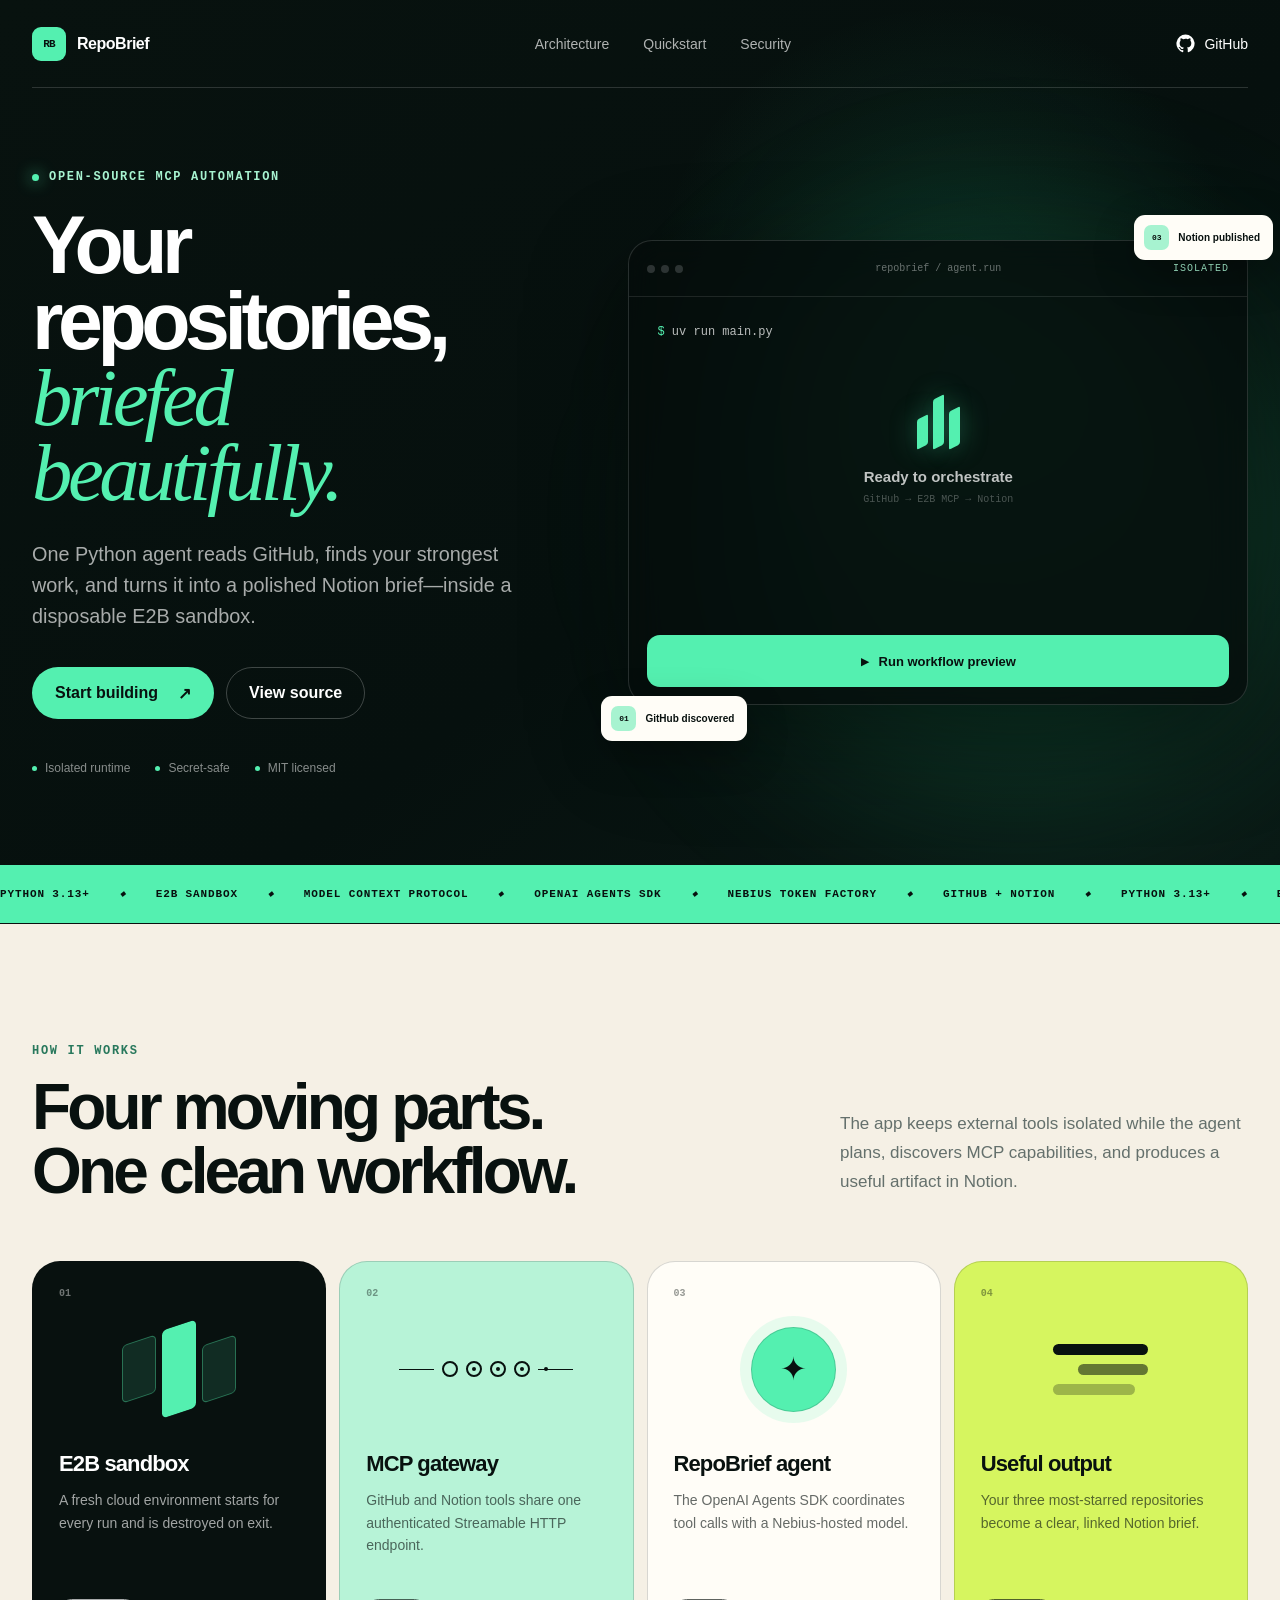
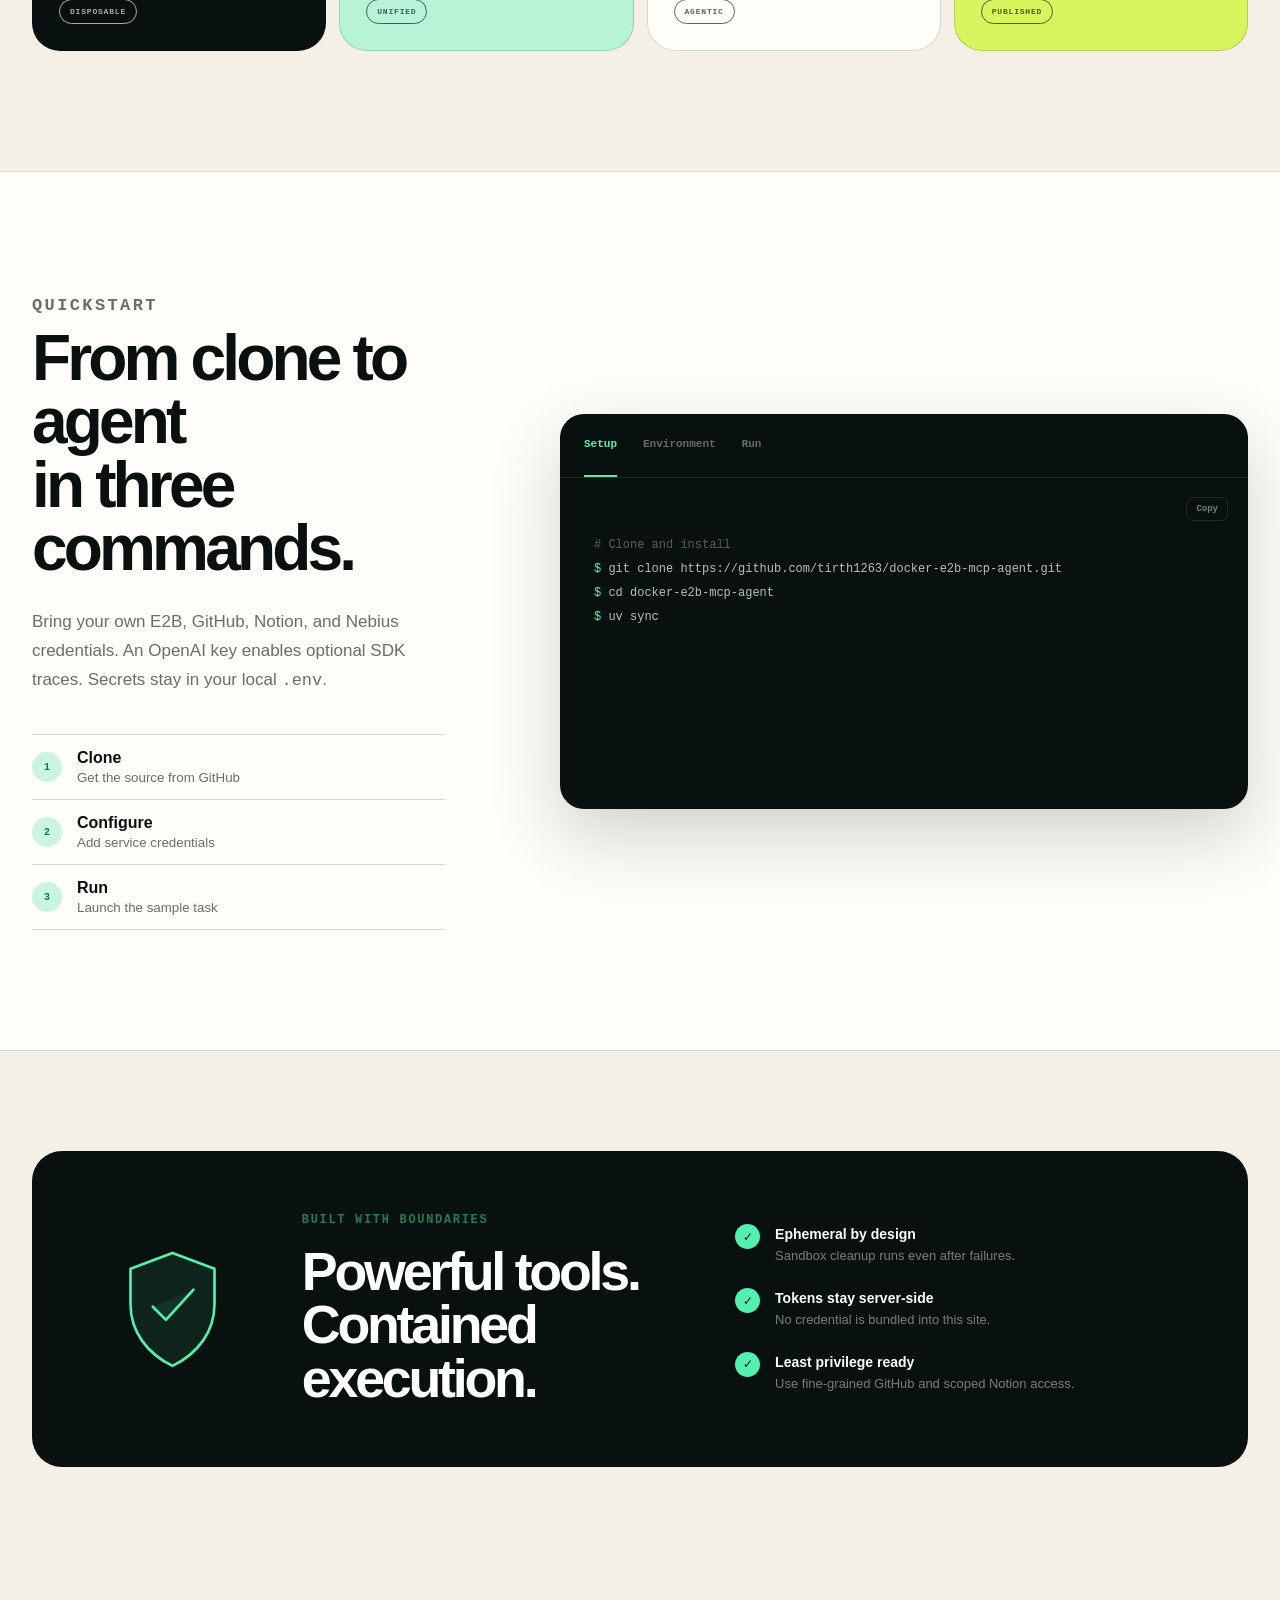
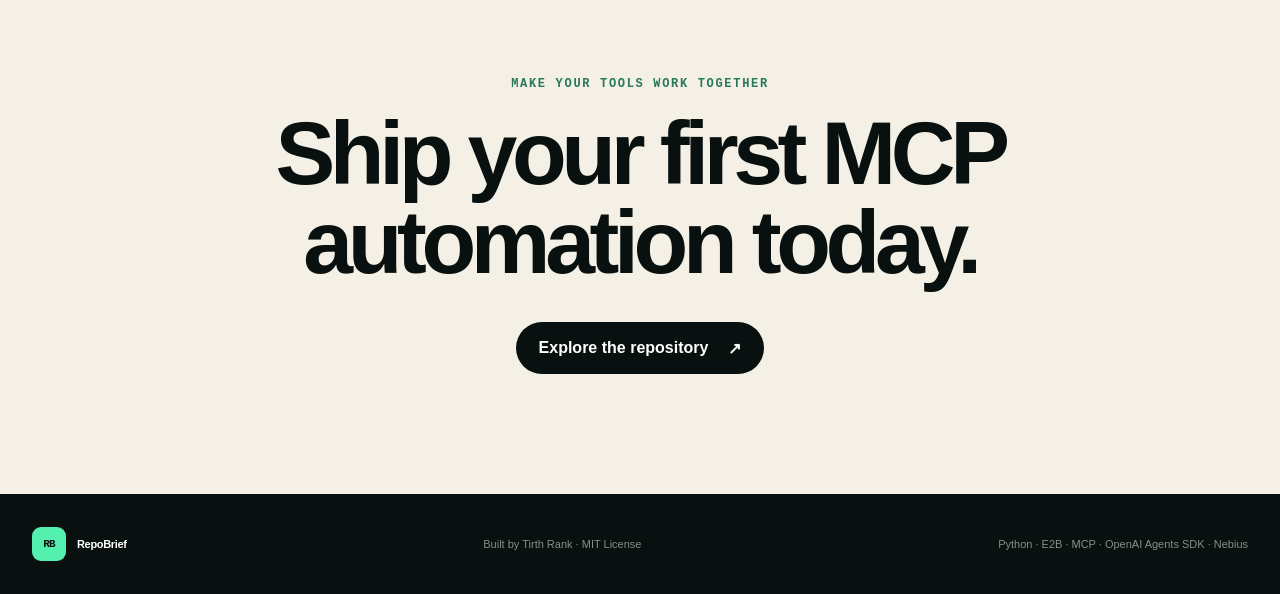
<file: site/index.html>
<!doctype html>
<html lang="en">
  <head>
    <meta charset="UTF-8" />
    <meta name="viewport" content="width=device-width, initial-scale=1.0" />
    <meta
      name="description"
      content="RepoBrief connects GitHub and Notion through an isolated E2B MCP gateway, the OpenAI Agents SDK, and Nebius Token Factory."
    />
    <meta name="theme-color" content="#07110f" />
    <meta property="og:title" content="RepoBrief — E2B MCP Agent" />
    <meta
      property="og:description"
      content="A secure GitHub-to-Notion automation demo built with Python, E2B, MCP, OpenAI Agents SDK, and Nebius."
    />
    <meta property="og:type" content="website" />
    <title>RepoBrief — E2B MCP Agent</title>
    <link rel="icon" href="favicon.svg" type="image/svg+xml" />
    <link rel="stylesheet" href="styles.css" />
    <script src="script.js" defer></script>
  </head>
  <body>
    <a class="skip-link" href="#main">Skip to content</a>

    <header class="site-header">
      <a class="brand" href="#top" aria-label="RepoBrief home">
        <span class="brand-mark" aria-hidden="true">RB</span>
        <span>RepoBrief</span>
      </a>
      <nav aria-label="Primary navigation">
        <a href="#architecture">Architecture</a>
        <a href="#quickstart">Quickstart</a>
        <a href="#security">Security</a>
      </nav>
      <a
        class="github-link"
        href="https://github.com/tirth1263/docker-e2b-mcp-agent"
        target="_blank"
        rel="noreferrer"
      >
        <svg viewBox="0 0 24 24" aria-hidden="true">
          <path d="M12 .7a11.5 11.5 0 0 0-3.64 22.4c.58.1.79-.25.79-.56v-2.23c-3.22.7-3.9-1.37-3.9-1.37-.52-1.34-1.28-1.7-1.28-1.7-1.05-.72.08-.7.08-.7 1.16.08 1.77 1.19 1.77 1.19 1.03 1.76 2.7 1.25 3.36.95.1-.75.4-1.25.73-1.54-2.57-.29-5.27-1.28-5.27-5.68 0-1.26.45-2.28 1.19-3.09-.12-.29-.52-1.46.11-3.05 0 0 .97-.31 3.16 1.18A10.9 10.9 0 0 1 12 6.11c.98 0 1.95.13 2.87.39 2.2-1.49 3.16-1.18 3.16-1.18.63 1.59.23 2.76.11 3.05.74.81 1.19 1.83 1.19 3.09 0 4.41-2.71 5.38-5.29 5.67.42.36.79 1.06.79 2.14v3.27c0 .31.21.67.8.56A11.5 11.5 0 0 0 12 .7Z" />
        </svg>
        GitHub
      </a>
    </header>

    <main id="main">
      <section class="hero" id="top">
        <div class="hero-copy reveal">
          <div class="eyebrow"><span></span> Open-source MCP automation</div>
          <h1>Your repositories,<br /><em>briefed beautifully.</em></h1>
          <p class="hero-lede">
            One Python agent reads GitHub, finds your strongest work, and turns it into a
            polished Notion brief—inside a disposable E2B sandbox.
          </p>
          <div class="hero-actions">
            <a class="button button-primary" href="#quickstart">
              Start building
              <span aria-hidden="true">↗</span>
            </a>
            <a
              class="button button-secondary"
              href="https://github.com/tirth1263/docker-e2b-mcp-agent"
              target="_blank"
              rel="noreferrer"
            >
              View source
            </a>
          </div>
          <div class="proof-row" aria-label="Project qualities">
            <span><i></i> Isolated runtime</span>
            <span><i></i> Secret-safe</span>
            <span><i></i> MIT licensed</span>
          </div>
        </div>

        <div class="terminal-wrap reveal" aria-label="Interactive workflow preview">
          <div class="terminal-glow"></div>
          <div class="terminal">
            <div class="terminal-bar">
              <div class="traffic-lights" aria-hidden="true">
                <span></span><span></span><span></span>
              </div>
              <span>repobrief / agent.run</span>
              <span class="terminal-secure">isolated</span>
            </div>
            <div class="terminal-body" id="terminal-output" aria-live="polite">
              <p><span class="prompt">$</span> uv run main.py</p>
              <div class="terminal-placeholder">
                <div class="signal-logo" aria-hidden="true">
                  <span></span><span></span><span></span>
                </div>
                <p>Ready to orchestrate</p>
                <small>GitHub → E2B MCP → Notion</small>
              </div>
            </div>
            <button class="terminal-run" id="run-demo" type="button">
              <span class="run-icon" aria-hidden="true">▶</span>
              Run workflow preview
            </button>
          </div>
          <div class="floating-chip chip-left"><span>01</span> GitHub discovered</div>
          <div class="floating-chip chip-right"><span>03</span> Notion published</div>
        </div>
      </section>

      <section class="ticker" aria-label="Technology stack">
        <div class="ticker-track">
          <span>Python 3.13+</span><i>◆</i><span>E2B Sandbox</span><i>◆</i>
          <span>Model Context Protocol</span><i>◆</i><span>OpenAI Agents SDK</span><i>◆</i>
          <span>Nebius Token Factory</span><i>◆</i><span>GitHub + Notion</span><i>◆</i>
          <span aria-hidden="true">Python 3.13+</span><i aria-hidden="true">◆</i>
          <span aria-hidden="true">E2B Sandbox</span><i aria-hidden="true">◆</i>
        </div>
      </section>

      <section class="section architecture" id="architecture">
        <div class="section-heading reveal">
          <div>
            <p class="kicker">How it works</p>
            <h2>Four moving parts.<br />One clean workflow.</h2>
          </div>
          <p>
            The app keeps external tools isolated while the agent plans, discovers MCP
            capabilities, and produces a useful artifact in Notion.
          </p>
        </div>

        <div class="architecture-grid">
          <article class="arch-card card-dark reveal">
            <div class="card-index">01</div>
            <div class="arch-icon icon-sandbox" aria-hidden="true">
              <span></span><span></span><span></span>
            </div>
            <h3>E2B sandbox</h3>
            <p>A fresh cloud environment starts for every run and is destroyed on exit.</p>
            <span class="card-tag">Disposable</span>
          </article>

          <article class="arch-card card-mint reveal">
            <div class="card-index">02</div>
            <div class="arch-icon icon-gateway" aria-hidden="true">
              <span></span><span></span><span></span><span></span>
            </div>
            <h3>MCP gateway</h3>
            <p>GitHub and Notion tools share one authenticated Streamable HTTP endpoint.</p>
            <span class="card-tag">Unified</span>
          </article>

          <article class="arch-card card-cream reveal">
            <div class="card-index">03</div>
            <div class="arch-icon icon-agent" aria-hidden="true">
              <span>✦</span>
            </div>
            <h3>RepoBrief agent</h3>
            <p>The OpenAI Agents SDK coordinates tool calls with a Nebius-hosted model.</p>
            <span class="card-tag">Agentic</span>
          </article>

          <article class="arch-card card-lime reveal">
            <div class="card-index">04</div>
            <div class="arch-icon icon-output" aria-hidden="true">
              <span></span><span></span><span></span>
            </div>
            <h3>Useful output</h3>
            <p>Your three most-starred repositories become a clear, linked Notion brief.</p>
            <span class="card-tag">Published</span>
          </article>
        </div>
      </section>

      <section class="section quickstart" id="quickstart">
        <div class="quickstart-copy reveal">
          <p class="kicker">Quickstart</p>
          <h2>From clone to agent<br />in three commands.</h2>
          <p>
            Bring your own E2B, GitHub, Notion, and Nebius credentials. An OpenAI key
            enables optional SDK traces. Secrets stay in your local <code>.env</code>.
          </p>
          <ol class="steps">
            <li><span>1</span><div><strong>Clone</strong><small>Get the source from GitHub</small></div></li>
            <li><span>2</span><div><strong>Configure</strong><small>Add service credentials</small></div></li>
            <li><span>3</span><div><strong>Run</strong><small>Launch the sample task</small></div></li>
          </ol>
        </div>

        <div class="code-panel reveal">
          <div class="code-tabs" role="tablist" aria-label="Setup commands">
            <button class="code-tab active" type="button" role="tab" aria-selected="true" data-tab="setup">Setup</button>
            <button class="code-tab" type="button" role="tab" aria-selected="false" data-tab="env">Environment</button>
            <button class="code-tab" type="button" role="tab" aria-selected="false" data-tab="run">Run</button>
          </div>
          <div class="code-content active" id="code-setup" role="tabpanel">
            <button class="copy-button" type="button" aria-label="Copy setup commands">Copy</button>
            <pre><code><span class="code-comment"># Clone and install</span>
<span class="code-prompt">$</span> git clone https://github.com/tirth1263/docker-e2b-mcp-agent.git
<span class="code-prompt">$</span> cd docker-e2b-mcp-agent
<span class="code-prompt">$</span> uv sync</code></pre>
          </div>
          <div class="code-content" id="code-env" role="tabpanel" hidden>
            <button class="copy-button" type="button" aria-label="Copy environment commands">Copy</button>
            <pre><code><span class="code-comment"># Create your secret file</span>
<span class="code-prompt">$</span> cp .env.example .env

<span class="code-comment"># Then add your API tokens to .env</span></code></pre>
          </div>
          <div class="code-content" id="code-run" role="tabpanel" hidden>
            <button class="copy-button" type="button" aria-label="Copy run command">Copy</button>
            <pre><code><span class="code-comment"># Validate, inspect, automate</span>
<span class="code-prompt">$</span> uv run main.py --check-config
<span class="code-prompt">$</span> uv run main.py --list-tools
<span class="code-prompt">$</span> uv run main.py</code></pre>
          </div>
        </div>
      </section>

      <section class="section security" id="security">
        <div class="security-shell reveal">
          <div class="security-mark" aria-hidden="true">
            <svg viewBox="0 0 80 92">
              <path d="M40 3 72 15v27c0 21-13 38-32 47C21 80 8 63 8 42V15L40 3Z" />
              <path d="m25 44 10 10 21-23" />
            </svg>
          </div>
          <div>
            <p class="kicker">Built with boundaries</p>
            <h2>Powerful tools.<br />Contained execution.</h2>
          </div>
          <div class="security-points">
            <div><span>✓</span><p><strong>Ephemeral by design</strong>Sandbox cleanup runs even after failures.</p></div>
            <div><span>✓</span><p><strong>Tokens stay server-side</strong>No credential is bundled into this site.</p></div>
            <div><span>✓</span><p><strong>Least privilege ready</strong>Use fine-grained GitHub and scoped Notion access.</p></div>
          </div>
        </div>
      </section>

      <section class="cta-section reveal">
        <p class="kicker">Make your tools work together</p>
        <h2>Ship your first MCP<br />automation today.</h2>
        <a
          class="button button-dark"
          href="https://github.com/tirth1263/docker-e2b-mcp-agent"
          target="_blank"
          rel="noreferrer"
        >
          Explore the repository <span aria-hidden="true">↗</span>
        </a>
      </section>
    </main>

    <footer>
      <a class="brand" href="#top">
        <span class="brand-mark" aria-hidden="true">RB</span>
        <span>RepoBrief</span>
      </a>
      <p>Built by <a href="https://github.com/tirth1263">Tirth Rank</a> · MIT License</p>
      <p>Python · E2B · MCP · OpenAI Agents SDK · Nebius</p>
    </footer>
  </body>
</html>
</file>
<file: site/styles.css>
:root {
  --ink: #08110f;
  --ink-soft: #15221f;
  --cream: #f5f0e5;
  --paper: #fffdf7;
  --mint: #a7f3d0;
  --mint-bright: #54f0b0;
  --lime: #d6f55f;
  --line: rgba(8, 17, 15, 0.16);
  --muted: #64706c;
  --radius: 28px;
  --mono: "SFMono-Regular", Consolas, "Liberation Mono", monospace;
  --sans: Inter, ui-sans-serif, -apple-system, BlinkMacSystemFont, "Segoe UI", sans-serif;
}

* {
  box-sizing: border-box;
}

html {
  scroll-behavior: smooth;
}

body {
  margin: 0;
  overflow-x: hidden;
  color: var(--ink);
  background: var(--cream);
  font-family: var(--sans);
  -webkit-font-smoothing: antialiased;
}

a {
  color: inherit;
  text-decoration: none;
}

button,
a {
  -webkit-tap-highlight-color: transparent;
}

.skip-link {
  position: fixed;
  z-index: 100;
  top: 10px;
  left: 10px;
  padding: 10px 14px;
  color: white;
  background: var(--ink);
  border-radius: 8px;
  transform: translateY(-150%);
}

.skip-link:focus {
  transform: translateY(0);
}

.site-header {
  position: absolute;
  z-index: 20;
  top: 0;
  left: 50%;
  width: min(1400px, calc(100% - 64px));
  height: 88px;
  display: flex;
  align-items: center;
  justify-content: space-between;
  border-bottom: 1px solid rgba(255, 255, 255, 0.15);
  transform: translateX(-50%);
  color: white;
}

.brand {
  display: inline-flex;
  align-items: center;
  gap: 11px;
  font-weight: 760;
  letter-spacing: -0.03em;
}

.brand-mark {
  width: 34px;
  height: 34px;
  display: grid;
  place-items: center;
  color: var(--ink);
  background: var(--mint-bright);
  border-radius: 9px;
  font-family: var(--mono);
  font-size: 11px;
  letter-spacing: -0.08em;
}

.site-header nav {
  display: flex;
  gap: 34px;
  color: rgba(255, 255, 255, 0.68);
  font-size: 14px;
}

.site-header nav a,
.github-link {
  transition: color 180ms ease;
}

.site-header nav a:hover,
.site-header nav a:focus-visible,
.github-link:hover,
.github-link:focus-visible {
  color: white;
}

.github-link {
  display: flex;
  align-items: center;
  gap: 9px;
  font-size: 14px;
}

.github-link svg {
  width: 19px;
  fill: currentColor;
}

.hero {
  min-height: 820px;
  padding: 170px max(32px, calc((100vw - 1400px) / 2)) 90px;
  display: grid;
  grid-template-columns: minmax(0, 0.9fr) minmax(500px, 1.1fr);
  gap: clamp(50px, 7vw, 110px);
  align-items: center;
  overflow: hidden;
  color: white;
  background:
    radial-gradient(circle at 74% 35%, rgba(41, 196, 132, 0.14), transparent 27%),
    linear-gradient(142deg, #08120f 0%, #06100e 58%, #0a1915 100%);
}

.hero-copy {
  position: relative;
  z-index: 2;
  min-width: 0;
}

.eyebrow,
.kicker {
  margin: 0 0 24px;
  font-family: var(--mono);
  font-size: 12px;
  font-weight: 700;
  letter-spacing: 0.14em;
  text-transform: uppercase;
}

.eyebrow {
  display: flex;
  align-items: center;
  gap: 10px;
  color: var(--mint);
}

.eyebrow span {
  width: 7px;
  height: 7px;
  border-radius: 50%;
  background: var(--mint-bright);
  box-shadow: 0 0 16px var(--mint-bright);
}

h1,
h2,
h3,
p {
  margin-top: 0;
}

h1 {
  margin-bottom: 28px;
  font-size: clamp(60px, 6.3vw, 96px);
  line-height: 0.94;
  letter-spacing: -0.067em;
}

h1 em {
  color: var(--mint-bright);
  font-family: Georgia, "Times New Roman", serif;
  font-weight: 400;
  letter-spacing: -0.055em;
}

.hero-lede {
  max-width: 600px;
  margin-bottom: 36px;
  color: rgba(255, 255, 255, 0.65);
  font-size: clamp(18px, 1.55vw, 22px);
  line-height: 1.55;
}

.hero-actions {
  display: flex;
  flex-wrap: wrap;
  gap: 12px;
}

.button {
  min-height: 52px;
  padding: 0 22px;
  display: inline-flex;
  align-items: center;
  justify-content: center;
  gap: 20px;
  border: 1px solid transparent;
  border-radius: 999px;
  font-weight: 720;
  transition: transform 180ms ease, background 180ms ease, border-color 180ms ease;
}

.button:hover,
.button:focus-visible {
  transform: translateY(-2px);
}

.button-primary {
  color: var(--ink);
  background: var(--mint-bright);
}

.button-primary:hover,
.button-primary:focus-visible {
  background: #82ffc7;
}

.button-secondary {
  color: white;
  border-color: rgba(255, 255, 255, 0.23);
}

.button-secondary:hover,
.button-secondary:focus-visible {
  border-color: rgba(255, 255, 255, 0.55);
}

.proof-row {
  margin-top: 42px;
  display: flex;
  flex-wrap: wrap;
  gap: 25px;
  color: rgba(255, 255, 255, 0.52);
  font-size: 12px;
}

.proof-row span {
  display: flex;
  align-items: center;
  gap: 8px;
}

.proof-row i {
  width: 5px;
  height: 5px;
  background: var(--mint-bright);
  border-radius: 50%;
}

.terminal-wrap {
  position: relative;
  z-index: 1;
  min-width: 0;
  max-width: 100%;
  padding: 40px 0;
}

.terminal-glow {
  position: absolute;
  inset: 8% -12% -10% 14%;
  border-radius: 50%;
  background: rgba(40, 225, 145, 0.17);
  filter: blur(85px);
}

.terminal {
  position: relative;
  z-index: 2;
  min-width: 0;
  max-width: 100%;
  min-height: 465px;
  overflow: hidden;
  border: 1px solid rgba(255, 255, 255, 0.14);
  border-radius: 24px;
  background: rgba(6, 13, 12, 0.82);
  box-shadow: 0 32px 100px rgba(0, 0, 0, 0.42);
  backdrop-filter: blur(18px);
}

.terminal-bar {
  height: 56px;
  padding: 0 18px;
  display: grid;
  grid-template-columns: minmax(0, 1fr) auto minmax(0, 1fr);
  align-items: center;
  color: rgba(255, 255, 255, 0.4);
  border-bottom: 1px solid rgba(255, 255, 255, 0.1);
  font-family: var(--mono);
  font-size: 10px;
}

.traffic-lights {
  display: flex;
  gap: 6px;
}

.traffic-lights span {
  width: 8px;
  height: 8px;
  background: rgba(255, 255, 255, 0.16);
  border-radius: 50%;
}

.terminal-secure {
  justify-self: end;
  color: var(--mint);
  text-transform: uppercase;
  letter-spacing: 0.1em;
}

.terminal-bar > span:not(.terminal-secure) {
  overflow: hidden;
  text-overflow: ellipsis;
  white-space: nowrap;
}

.terminal-body {
  min-height: 340px;
  padding: 24px 28px;
  color: rgba(255, 255, 255, 0.72);
  font-family: var(--mono);
  font-size: 12px;
  line-height: 1.85;
}

.terminal-body > p {
  margin-bottom: 46px;
}

.prompt,
.terminal-step strong {
  color: var(--mint-bright);
}

.terminal-placeholder {
  display: flex;
  flex-direction: column;
  align-items: center;
  justify-content: center;
  color: rgba(255, 255, 255, 0.52);
  text-align: center;
}

.terminal-placeholder p {
  margin: 16px 0 0;
  color: rgba(255, 255, 255, 0.75);
  font-family: var(--sans);
  font-size: 15px;
  font-weight: 650;
}

.terminal-placeholder small {
  color: rgba(255, 255, 255, 0.28);
}

.signal-logo {
  height: 58px;
  display: flex;
  align-items: flex-end;
  gap: 5px;
}

.signal-logo span {
  width: 11px;
  border-radius: 2px;
  background: var(--mint-bright);
  box-shadow: 0 0 25px rgba(84, 240, 176, 0.35);
  transform: skewY(-28deg);
}

.signal-logo span:nth-child(1) { height: 30px; }
.signal-logo span:nth-child(2) { height: 50px; }
.signal-logo span:nth-child(3) { height: 38px; }

.terminal-run {
  position: absolute;
  right: 18px;
  bottom: 17px;
  left: 18px;
  height: 52px;
  display: flex;
  align-items: center;
  justify-content: center;
  gap: 10px;
  color: var(--ink);
  border: 0;
  border-radius: 13px;
  background: var(--mint-bright);
  font: 720 13px var(--sans);
  cursor: pointer;
  transition: background 180ms ease, transform 180ms ease;
}

.terminal-run:hover,
.terminal-run:focus-visible {
  background: #82ffc7;
  transform: translateY(-1px);
}

.terminal-run:disabled {
  cursor: wait;
  opacity: 0.8;
}

.run-icon {
  font-size: 10px;
}

.terminal-step {
  margin: 0 0 8px;
  animation: step-in 350ms ease both;
}

.terminal-step span {
  display: inline-block;
  width: 52px;
  color: rgba(255, 255, 255, 0.28);
}

.terminal-success {
  margin: 20px 0 0;
  padding: 12px 14px;
  color: var(--mint);
  border: 1px solid rgba(84, 240, 176, 0.2);
  border-radius: 8px;
  background: rgba(84, 240, 176, 0.06);
  animation: step-in 350ms ease both;
}

@keyframes step-in {
  from { opacity: 0; transform: translateY(8px); }
  to { opacity: 1; transform: translateY(0); }
}

.floating-chip {
  position: absolute;
  z-index: 3;
  padding: 10px 13px 10px 10px;
  display: flex;
  align-items: center;
  gap: 9px;
  color: var(--ink);
  border-radius: 11px;
  background: var(--paper);
  box-shadow: 0 14px 40px rgba(0, 0, 0, 0.26);
  font-size: 10px;
  font-weight: 720;
}

.floating-chip span {
  width: 25px;
  height: 25px;
  display: grid;
  place-items: center;
  color: var(--ink);
  background: var(--mint);
  border-radius: 7px;
  font: 700 8px var(--mono);
}

.chip-left { bottom: 4px; left: -27px; }
.chip-right { top: 15px; right: -25px; }

.ticker {
  overflow: hidden;
  color: var(--ink);
  background: var(--mint-bright);
  border-bottom: 1px solid var(--ink);
}

.ticker-track {
  width: max-content;
  height: 58px;
  display: flex;
  align-items: center;
  gap: 30px;
  animation: ticker 32s linear infinite;
  font-family: var(--mono);
  font-size: 11px;
  font-weight: 720;
  letter-spacing: 0.08em;
  text-transform: uppercase;
}

.ticker-track i {
  font-size: 7px;
}

@keyframes ticker {
  to { transform: translateX(-42%); }
}

.section {
  padding: 120px max(32px, calc((100vw - 1400px) / 2));
}

.section-heading {
  margin-bottom: 58px;
  display: grid;
  grid-template-columns: 1.1fr 0.6fr;
  gap: 60px;
  align-items: end;
}

.kicker {
  margin-bottom: 18px;
  color: #28785c;
}

h2 {
  margin-bottom: 0;
  font-size: clamp(42px, 5vw, 72px);
  line-height: 0.99;
  letter-spacing: -0.06em;
}

.section-heading > p,
.quickstart-copy > p {
  margin-bottom: 6px;
  color: var(--muted);
  font-size: 17px;
  line-height: 1.7;
}

.architecture-grid {
  display: grid;
  grid-template-columns: repeat(4, 1fr);
  gap: 13px;
}

.arch-card {
  position: relative;
  min-height: 390px;
  padding: 26px;
  display: flex;
  flex-direction: column;
  overflow: hidden;
  border: 1px solid var(--line);
  border-radius: var(--radius);
}

.card-dark {
  color: white;
  background: var(--ink);
}

.card-mint { background: #b7f3d7; }
.card-cream { background: var(--paper); }
.card-lime { background: var(--lime); }

.card-index {
  color: currentColor;
  opacity: 0.42;
  font: 700 10px var(--mono);
}

.arch-icon {
  height: 140px;
  display: flex;
  align-items: center;
  justify-content: center;
}

.icon-sandbox {
  gap: 6px;
}

.icon-sandbox span {
  width: 34px;
  height: 58px;
  border: 1px solid rgba(84, 240, 176, 0.35);
  border-radius: 5px;
  background: rgba(84, 240, 176, 0.12);
  transform: skewY(-18deg);
}

.icon-sandbox span:nth-child(2) { height: 88px; background: var(--mint-bright); }

.icon-gateway {
  gap: 8px;
}

.icon-gateway span {
  width: 16px;
  height: 16px;
  border: 2px solid var(--ink);
  border-radius: 50%;
  box-shadow: 24px 0 0 -6px var(--ink);
}

.icon-gateway::before,
.icon-gateway::after {
  content: "";
  width: 35px;
  height: 1px;
  background: var(--ink);
}

.icon-agent span {
  width: 85px;
  height: 85px;
  display: grid;
  place-items: center;
  color: var(--ink);
  border: 1px solid var(--line);
  border-radius: 50%;
  background: var(--mint-bright);
  box-shadow: 0 0 0 11px rgba(84, 240, 176, 0.14);
  font-size: 32px;
}

.icon-output {
  flex-direction: column;
  gap: 9px;
}

.icon-output span {
  width: 95px;
  height: 11px;
  border-radius: 99px;
  background: var(--ink);
}

.icon-output span:nth-child(2) { width: 70px; margin-left: 25px; opacity: 0.55; }
.icon-output span:nth-child(3) { width: 82px; margin-right: 13px; opacity: 0.28; }

.arch-card h3 {
  margin: 12px 0 12px;
  font-size: 22px;
  letter-spacing: -0.04em;
}

.arch-card p {
  margin-bottom: 22px;
  color: currentColor;
  opacity: 0.62;
  font-size: 14px;
  line-height: 1.6;
}

.card-tag {
  margin-top: auto;
  width: fit-content;
  padding: 7px 10px;
  border: 1px solid currentColor;
  border-radius: 99px;
  opacity: 0.65;
  font: 700 8px var(--mono);
  letter-spacing: 0.1em;
  text-transform: uppercase;
}

.quickstart {
  display: grid;
  grid-template-columns: 0.75fr 1.25fr;
  gap: clamp(50px, 9vw, 135px);
  align-items: center;
  background: var(--paper);
  border-top: 1px solid var(--line);
  border-bottom: 1px solid var(--line);
}

.quickstart > * {
  min-width: 0;
}

.quickstart h2 {
  margin-bottom: 28px;
}

.steps {
  margin: 38px 0 0;
  padding: 0;
  list-style: none;
}

.steps li {
  padding: 14px 0;
  display: flex;
  align-items: center;
  gap: 15px;
  border-top: 1px solid var(--line);
}

.steps li:last-child {
  border-bottom: 1px solid var(--line);
}

.steps li > span {
  width: 30px;
  height: 30px;
  display: grid;
  place-items: center;
  color: #226a50;
  background: #c9f6df;
  border-radius: 50%;
  font: 700 10px var(--mono);
}

.steps div {
  display: flex;
  flex-direction: column;
  gap: 3px;
}

.steps small {
  color: var(--muted);
}

.code-panel {
  min-height: 395px;
  overflow: hidden;
  color: white;
  border-radius: 24px;
  background: var(--ink);
  box-shadow: 0 28px 70px rgba(8, 17, 15, 0.18);
}

.code-tabs {
  height: 64px;
  padding: 0 24px;
  display: flex;
  align-items: end;
  gap: 26px;
  border-bottom: 1px solid rgba(255, 255, 255, 0.1);
}

.code-tab {
  height: 100%;
  padding: 0;
  color: rgba(255, 255, 255, 0.38);
  border: 0;
  border-bottom: 2px solid transparent;
  background: none;
  font: 700 11px var(--mono);
  cursor: pointer;
}

.code-tab.active {
  color: var(--mint-bright);
  border-bottom-color: var(--mint-bright);
}

.code-content {
  position: relative;
  min-height: 330px;
  padding: 55px 34px 30px;
}

.code-content pre {
  margin: 0;
  overflow-x: auto;
  color: rgba(255, 255, 255, 0.72);
  font: 12px/2 var(--mono);
}

.code-comment { color: rgba(255, 255, 255, 0.32); }
.code-prompt { color: var(--mint-bright); }

.copy-button {
  position: absolute;
  top: 19px;
  right: 20px;
  padding: 6px 9px;
  color: rgba(255, 255, 255, 0.45);
  border: 1px solid rgba(255, 255, 255, 0.1);
  border-radius: 7px;
  background: transparent;
  font: 700 9px var(--mono);
  cursor: pointer;
}

.copy-button:hover,
.copy-button:focus-visible {
  color: white;
  border-color: rgba(255, 255, 255, 0.3);
}

.security {
  padding-top: 100px;
  padding-bottom: 100px;
}

.security-shell {
  padding: 62px;
  display: grid;
  grid-template-columns: 0.35fr 0.85fr 1fr;
  gap: 50px;
  align-items: center;
  color: white;
  border-radius: 30px;
  background: var(--ink);
}

.security-mark {
  display: grid;
  place-items: center;
}

.security-mark svg {
  width: 105px;
  fill: rgba(84, 240, 176, 0.08);
  stroke: var(--mint-bright);
  stroke-width: 2;
  stroke-linecap: round;
  stroke-linejoin: round;
}

.security-shell h2 {
  font-size: clamp(38px, 4.2vw, 62px);
}

.security-points {
  display: grid;
  gap: 22px;
}

.security-points > div {
  display: flex;
  gap: 15px;
}

.security-points span {
  width: 25px;
  height: 25px;
  flex: 0 0 auto;
  display: grid;
  place-items: center;
  color: var(--ink);
  background: var(--mint-bright);
  border-radius: 50%;
  font-size: 12px;
}

.security-points p {
  margin: 0;
  color: rgba(255, 255, 255, 0.45);
  font-size: 13px;
  line-height: 1.55;
}

.security-points strong {
  display: block;
  color: white;
  font-size: 14px;
}

.cta-section {
  padding: 110px 32px 120px;
  text-align: center;
}

.cta-section h2 {
  margin-bottom: 36px;
  font-size: clamp(54px, 7vw, 92px);
}

.button-dark {
  color: white;
  background: var(--ink);
}

.button-dark:hover,
.button-dark:focus-visible {
  background: #19362f;
}

footer {
  min-height: 100px;
  padding: 0 max(32px, calc((100vw - 1400px) / 2));
  display: flex;
  align-items: center;
  justify-content: space-between;
  color: rgba(255, 255, 255, 0.52);
  background: var(--ink);
  font-size: 11px;
}

footer .brand {
  color: white;
}

footer p {
  margin: 0;
}

footer a:hover,
footer a:focus-visible {
  color: white;
}

.reveal {
  opacity: 0;
  transform: translateY(20px);
  transition: opacity 650ms ease, transform 650ms ease;
}

.reveal.visible {
  opacity: 1;
  transform: translateY(0);
}

@media (max-width: 1120px) {
  .hero {
    min-height: auto;
    grid-template-columns: 1fr;
    padding-top: 155px;
  }

  .hero-copy {
    max-width: 760px;
  }

  .terminal-wrap {
    width: min(760px, 94%);
    justify-self: center;
  }

  .architecture-grid {
    grid-template-columns: repeat(2, 1fr);
  }

  .security-shell {
    grid-template-columns: 0.3fr 1fr;
  }

  .security-points {
    grid-column: 1 / -1;
    grid-template-columns: repeat(3, 1fr);
  }
}

@media (max-width: 820px) {
  .site-header {
    width: calc(100% - 40px);
  }

  .site-header nav {
    display: none;
  }

  .section {
    padding: 85px 24px;
  }

  .section-heading,
  .quickstart {
    grid-template-columns: 1fr;
  }

  .section-heading {
    gap: 25px;
  }

  .quickstart {
    gap: 55px;
  }

  .security-shell {
    padding: 45px 30px;
  }

  .security-points {
    grid-template-columns: 1fr;
  }

  footer {
    padding: 35px 24px;
    flex-direction: column;
    gap: 18px;
    text-align: center;
  }
}

@media (max-width: 580px) {
  .site-header {
    height: 72px;
  }

  .github-link {
    font-size: 0;
  }

  .github-link svg {
    width: 23px;
  }

  .hero {
    padding: 125px 20px 70px;
    grid-template-columns: minmax(0, 1fr);
  }

  h1 {
    font-size: 43px;
    letter-spacing: -0.06em;
  }

  h1 em {
    display: block;
  }

  .hero-lede {
    font-size: 17px;
  }

  .hero-actions .button {
    width: 100%;
  }

  .proof-row {
    gap: 12px 18px;
  }

  .terminal-wrap {
    width: 100%;
  }

  .terminal {
    min-height: 430px;
    border-radius: 18px;
  }

  .terminal-body {
    min-height: 310px;
    padding: 20px;
    font-size: 10px;
  }

  .floating-chip {
    display: none;
  }

  .architecture-grid {
    grid-template-columns: 1fr;
  }

  .arch-card {
    min-height: 340px;
  }

  .code-content {
    padding-right: 20px;
    padding-left: 20px;
  }

  .code-content pre {
    font-size: 9px;
  }

  .security-shell {
    grid-template-columns: 1fr;
    text-align: center;
  }

  .security-points {
    text-align: left;
  }

  .cta-section {
    padding-right: 20px;
    padding-left: 20px;
  }
}

@media (prefers-reduced-motion: reduce) {
  *,
  *::before,
  *::after {
    scroll-behavior: auto !important;
    animation-duration: 0.01ms !important;
    animation-iteration-count: 1 !important;
    transition-duration: 0.01ms !important;
  }

  .reveal {
    opacity: 1;
    transform: none;
  }
}
</file>
